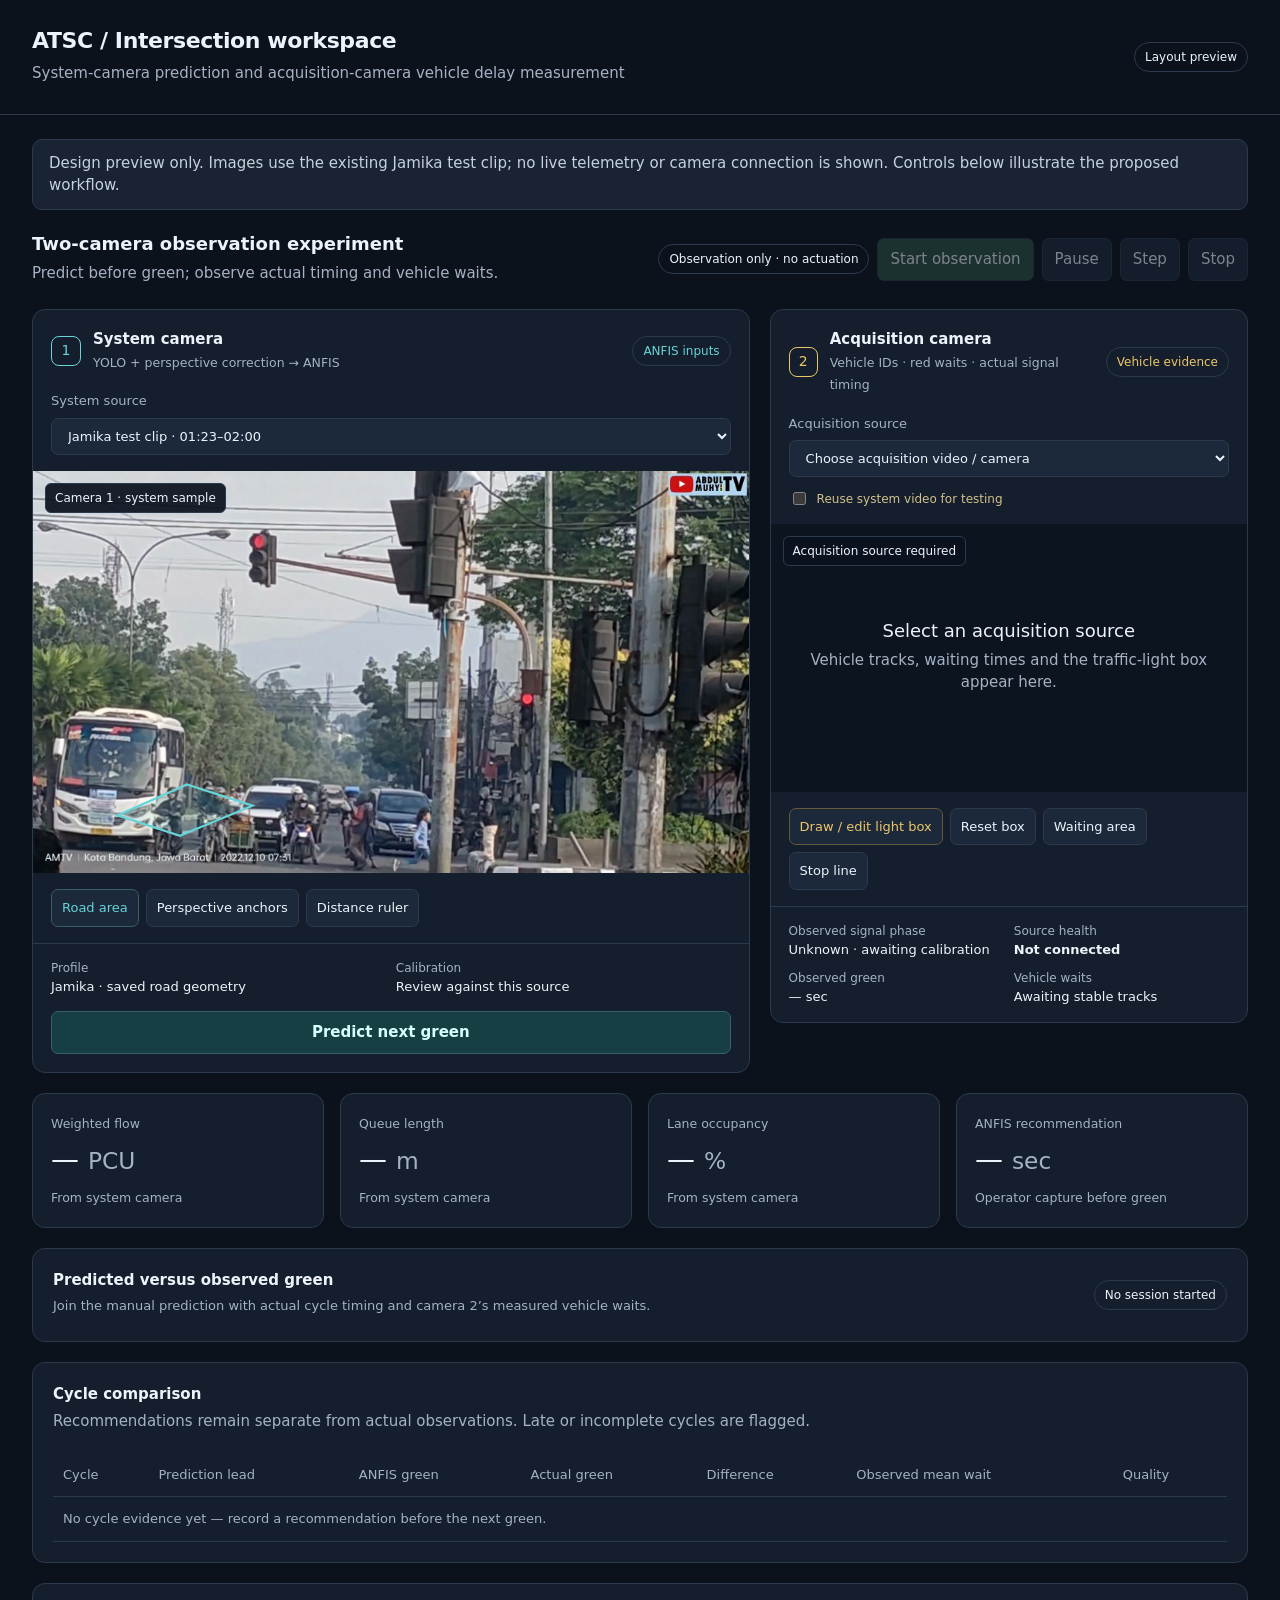
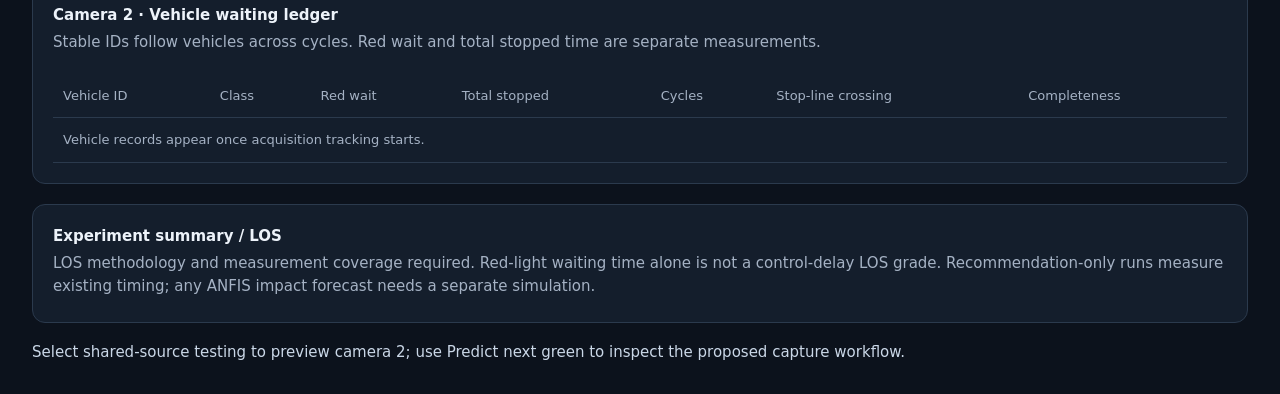
<file: jetson-atsc-core/docs/specs/separate-signal-camera-preview.html>
<!doctype html>
<html lang="en">
<head>
  <meta charset="utf-8">
  <meta name="viewport" content="width=device-width,initial-scale=1">
  <title>ATSC · Two-camera observation experiment</title>
  <style>
    :root { color-scheme: dark; --bg:#0c121c; --surface:#141e2c; --line:#2b3a4d; --muted:#a5b2c4; --road:#67d4d8; --signal:#edc66a; }
    * { box-sizing:border-box; }
    body { margin:0; background:var(--bg); color:#edf3fa; font:15px/1.5 system-ui,sans-serif; }
    header, main { max-width:1560px; margin:auto; padding:24px 32px; }
    header { display:flex; align-items:center; justify-content:space-between; gap:20px; border-bottom:1px solid var(--line); }
    h1 { margin:0; font-size:22px; letter-spacing:-.4px; }
    h2 { margin:0; font-size:18px; }
    h3 { margin:0; font-size:15px; }
    p { margin:5px 0; }
    .muted, small { color:var(--muted); }
    .badge { padding:5px 10px; border:1px solid var(--line); border-radius:20px; font-size:12px; white-space:nowrap; }
    .notice { padding:12px 16px; background:#192332; border:1px solid var(--line); border-radius:10px; margin-bottom:20px; color:#c6d1df; }
    .toolbar { display:flex; flex-wrap:wrap; align-items:center; justify-content:space-between; gap:16px; margin-bottom:20px; }
    .controls { display:flex; align-items:center; gap:8px; flex-wrap:wrap; }
    button, select { font:inherit; border:1px solid var(--line); background:#1c293b; color:#edf3fa; border-radius:7px; padding:9px 12px; }
    button { cursor:pointer; } button:disabled { opacity:.5; cursor:default; }
    button:focus-visible, select:focus-visible, input:focus-visible { outline:3px solid #edf3fa; outline-offset:3px; }
    .start { background:#2b5145; }
    .cameras { display:grid; grid-template-columns:3fr 2fr; gap:20px; align-items:start; }
    .card { background:var(--surface); border:1px solid var(--line); border-radius:13px; overflow:hidden; }
    .cardhead { padding:18px; display:flex; justify-content:space-between; align-items:center; gap:12px; }
    .number { width:30px; height:30px; border:1px solid currentColor; border-radius:8px; display:grid; place-items:center; font-size:14px; }
    .identity { display:flex; align-items:center; gap:12px; }
    .road { color:var(--road); } .signal { color:var(--signal); }
    .source { padding:0 18px 16px; }
    label { display:block; font-size:13px; color:var(--muted); margin-bottom:7px; }
    select { width:100%; font-size:13px; }
    .view { position:relative; aspect-ratio:16/9; background:#080e16; overflow:hidden; }
    .view img { display:block; width:100%; height:100%; object-fit:contain; }
    .view svg { position:absolute; inset:0; width:100%; height:100%; }
    .viewtag { position:absolute; left:12px; top:12px; background:#0b1320ed; border:1px solid var(--line); padding:5px 9px; font-size:12px; border-radius:6px; }
    .placeholder { position:absolute; inset:0; display:grid; place-content:center; text-align:center; padding:24px; background:#0c1420; }
    .placeholder strong { font-size:18px; font-weight:500; }
    .tools { display:flex; flex-wrap:wrap; gap:7px; padding:16px 18px; border-bottom:1px solid var(--line); }
    .tools button { font-size:13px; padding:8px 10px; }
    .tools .road { border-color:#376066; } .tools .signal { border-color:#66583b; }
    .details { padding:15px 18px; display:grid; grid-template-columns:1fr 1fr; gap:10px; font-size:13px; }
    .details span { color:var(--muted); display:block; font-size:12px; }
    .shared { display:flex; gap:8px; align-items:center; margin:12px 0 0; color:#d3c18d; font-size:12px; }
    .shared input { accent-color:var(--signal); }
    .metrics { display:grid; grid-template-columns:repeat(4,1fr); gap:16px; margin-top:20px; }
    .metric { padding:18px; }
    .metric .value { font-size:28px; margin:5px 0; }
    .results { margin-top:20px; padding:20px; display:flex; justify-content:space-between; align-items:center; gap:20px; }
    .results p { color:var(--muted); font-size:13px; }
    #interactionNote { margin-top:18px; min-height:24px; color:#cad7e7; }
    [hidden] { display:none !important; }
    @media(max-width:1000px) { .cameras { grid-template-columns:1fr; } }
    @media(max-width:600px) { header, main { padding:18px 16px; } header { align-items:start; } h1 { font-size:18px; } .metrics { grid-template-columns:1fr 1fr; } .results { display:block; } .toolbar .controls { width:100%; } }
    .capture { margin:0 18px 18px; border:1px solid #376066; background:#173e43; color:#d8ffff; width:calc(100% - 36px); font-weight:600; }
    .ledger { margin-top:20px; padding:20px; }
    .tablewrap { overflow:auto; }
    table { width:100%; border-collapse:collapse; font-size:13px; margin-top:15px; }
    th,td { padding:12px 10px; border-bottom:1px solid var(--line); text-align:left; white-space:nowrap; }
    th { color:var(--muted); font-weight:500; }
  </style>
</head>
<body>
  <header><div><h1>ATSC / Intersection workspace</h1><p class="muted">System-camera prediction and acquisition-camera vehicle delay measurement</p></div><span class="badge">Layout preview</span></header>
  <main>
    <div class="notice">Design preview only. Images use the existing Jamika test clip; no live telemetry or camera connection is shown. Controls below illustrate the proposed workflow.</div>
    <div class="toolbar">
      <div><h2>Two-camera observation experiment</h2><p class="muted">Predict before green; observe actual timing and vehicle waits.</p></div>
      <div class="controls"><span class="badge">Observation only · no actuation</span><button class="start" disabled>Start observation</button><button disabled>Pause</button><button disabled>Step</button><button disabled>Stop</button></div>
    </div>
    <section class="cameras" aria-label="Camera panels">
      <article class="card">
        <div class="cardhead"><div class="identity"><span class="number road">1</span><div><h3>System camera</h3><small>YOLO + perspective correction → ANFIS</small></div></div><span class="badge road">ANFIS inputs</span></div>
        <div class="source"><label for="roadSource">System source</label><select id="roadSource"><option>Jamika test clip · 01:23–02:00</option></select></div>
        <div class="view"><img src="[data-uri]" alt="Road preview from the downloaded Jamika test video"><svg viewBox="0 0 1920 1080" aria-label="Illustrative saved road polygon"><polygon points="227,924 394,979 589,898 413,841" fill="#67d4d825" stroke="#67d4d8" stroke-width="6"/></svg><span class="viewtag">Camera 1 · system sample</span></div>
        <div class="tools"><button class="road" data-note="Road area opens polygon drawing on panel 1 only. It cannot edit the traffic-light box.">Road area</button><button data-note="Perspective calibration opens the four road anchors, in Far-Left → Far-Right → Near-Right → Near-Left order.">Perspective anchors</button><button data-note="Distance ruler belongs to the road camera and sets road metric scale only.">Distance ruler</button></div>
        <div class="details"><div><span>Profile</span>Jamika · saved road geometry</div><div><span>Calibration</span>Review against this source</div></div>
        <button class="capture" data-note="Predict next green captures camera 1’s current V_w/Q/L and records one recommendation for the upcoming cycle. Camera 2 measures the actual green independently. No controller command is sent.">Predict next green</button>
      </article>
      <article class="card">
        <div class="cardhead"><div class="identity"><span class="number signal">2</span><div><h3>Acquisition camera</h3><small>Vehicle IDs · red waits · actual signal timing</small></div></div><span class="badge signal">Vehicle evidence</span></div>
        <div class="source"><label for="signalSource">Acquisition source</label><select id="signalSource"><option>Choose acquisition video / camera</option><option>Reuse system clip for testing</option></select><label class="shared"><input id="reuse" type="checkbox"> Reuse system video for testing</label></div>
        <div class="view"><img id="signalImage" hidden src="[data-uri]" alt="Explicit shared-source test preview from the same Jamika video"><svg id="signalOverlay" hidden viewBox="0 0 1920 1080" aria-label="Illustrative saved lamp box"><rect x="1071" y="397" width="476" height="313" fill="#edc66a15" stroke="#edc66a" stroke-width="7" stroke-dasharray="14 10"/></svg><div id="signalPlaceholder" class="placeholder"><strong>Select an acquisition source</strong><p class="muted">Vehicle tracks, waiting times and the traffic-light box appear here.</p></div><span id="signalTag" class="viewtag">Acquisition source required</span></div>
        <div class="tools"><button class="signal" data-note="Draw light box opens camera 2’s signal editor. Red/green transitions measure actual timing for the selected movement.">Draw / edit light box</button><button data-note="Reset affects camera 2’s signal draft only. System-camera road geometry remains intact.">Reset box</button><button data-note="Waiting area defines camera 2’s target movement and valid vehicle observations. Its stop classifier uses camera 2’s own calibration.">Waiting area</button><button data-note="Stop line records served vehicles once per crossing, while preserving waits accumulated over multiple red cycles.">Stop line</button></div>
        <div class="details"><div><span>Observed signal phase</span>Unknown · awaiting calibration</div><div><span>Source health</span><b id="signalHealth">Not connected</b></div><div><span>Observed green</span>— sec</div><div><span>Vehicle waits</span>Awaiting stable tracks</div></div>
      </article>
    </section>
    <section class="metrics" aria-label="Road telemetry placeholders">
      <div class="card metric"><small>Weighted flow</small><div class="value">— <small>PCU</small></div><small>From system camera</small></div>
      <div class="card metric"><small>Queue length</small><div class="value">— <small>m</small></div><small>From system camera</small></div>
      <div class="card metric"><small>Lane occupancy</small><div class="value">— <small>%</small></div><small>From system camera</small></div>
      <div class="card metric"><small>ANFIS recommendation</small><div class="value">— <small>sec</small></div><small>Operator capture before green</small></div>
    </section>
    <section class="card results"><div><h3>Predicted versus observed green</h3><p>Join the manual prediction with actual cycle timing and camera 2’s measured vehicle waits.</p></div><span class="badge">No session started</span></section>
    <section class="card ledger"><h3>Cycle comparison</h3><p class="muted">Recommendations remain separate from actual observations. Late or incomplete cycles are flagged.</p><div class="tablewrap"><table><thead><tr><th>Cycle</th><th>Prediction lead</th><th>ANFIS green</th><th>Actual green</th><th>Difference</th><th>Observed mean wait</th><th>Quality</th></tr></thead><tbody><tr><td colspan="7" class="muted">No cycle evidence yet — record a recommendation before the next green.</td></tr></tbody></table></div></section>
    <section class="card ledger"><h3>Camera 2 · Vehicle waiting ledger</h3><p class="muted">Stable IDs follow vehicles across cycles. Red wait and total stopped time are separate measurements.</p><div class="tablewrap"><table><thead><tr><th>Vehicle ID</th><th>Class</th><th>Red wait</th><th>Total stopped</th><th>Cycles</th><th>Stop-line crossing</th><th>Completeness</th></tr></thead><tbody><tr><td colspan="7" class="muted">Vehicle records appear once acquisition tracking starts.</td></tr></tbody></table></div></section>
    <section class="card ledger"><h3>Experiment summary / LOS</h3><p class="muted">LOS methodology and measurement coverage required. Red-light waiting time alone is not a control-delay LOS grade. Recommendation-only runs measure existing timing; any ANFIS impact forecast needs a separate simulation.</p></section>
    <p id="interactionNote" aria-live="polite">Select shared-source testing to preview camera 2; use Predict next green to inspect the proposed capture workflow.</p>
  </main>
  <script>
    const reuse = document.getElementById('reuse');
    const signalSource = document.getElementById('signalSource');
    function updateSignalPreview(shared) {
      reuse.checked = shared;
      signalSource.selectedIndex = shared ? 1 : 0;
      document.getElementById('signalImage').hidden = !shared;
      document.getElementById('signalOverlay').hidden = !shared;
      document.getElementById('signalPlaceholder').hidden = shared;
      document.getElementById('signalTag').textContent = shared ? 'Shared clip · test mode only' : 'Acquisition source required';
      document.getElementById('signalHealth').textContent = shared ? 'Shared-source sample' : 'Not connected';
      document.getElementById('interactionNote').textContent = shared ? 'Camera 2 owns vehicle tracks, wait measurements and the light box. This shared clip is a layout test; production uses two independent cameras.' : 'Choose the acquisition source, then calibrate its waiting region, stop line and signal box.';
    }
    reuse.addEventListener('change', () => updateSignalPreview(reuse.checked));
    signalSource.addEventListener('change', () => updateSignalPreview(signalSource.selectedIndex === 1));
    document.querySelectorAll('[data-note]').forEach(button => button.addEventListener('click', () => document.getElementById('interactionNote').textContent = button.dataset.note));
  </script>
</body>
</html>
</file>
